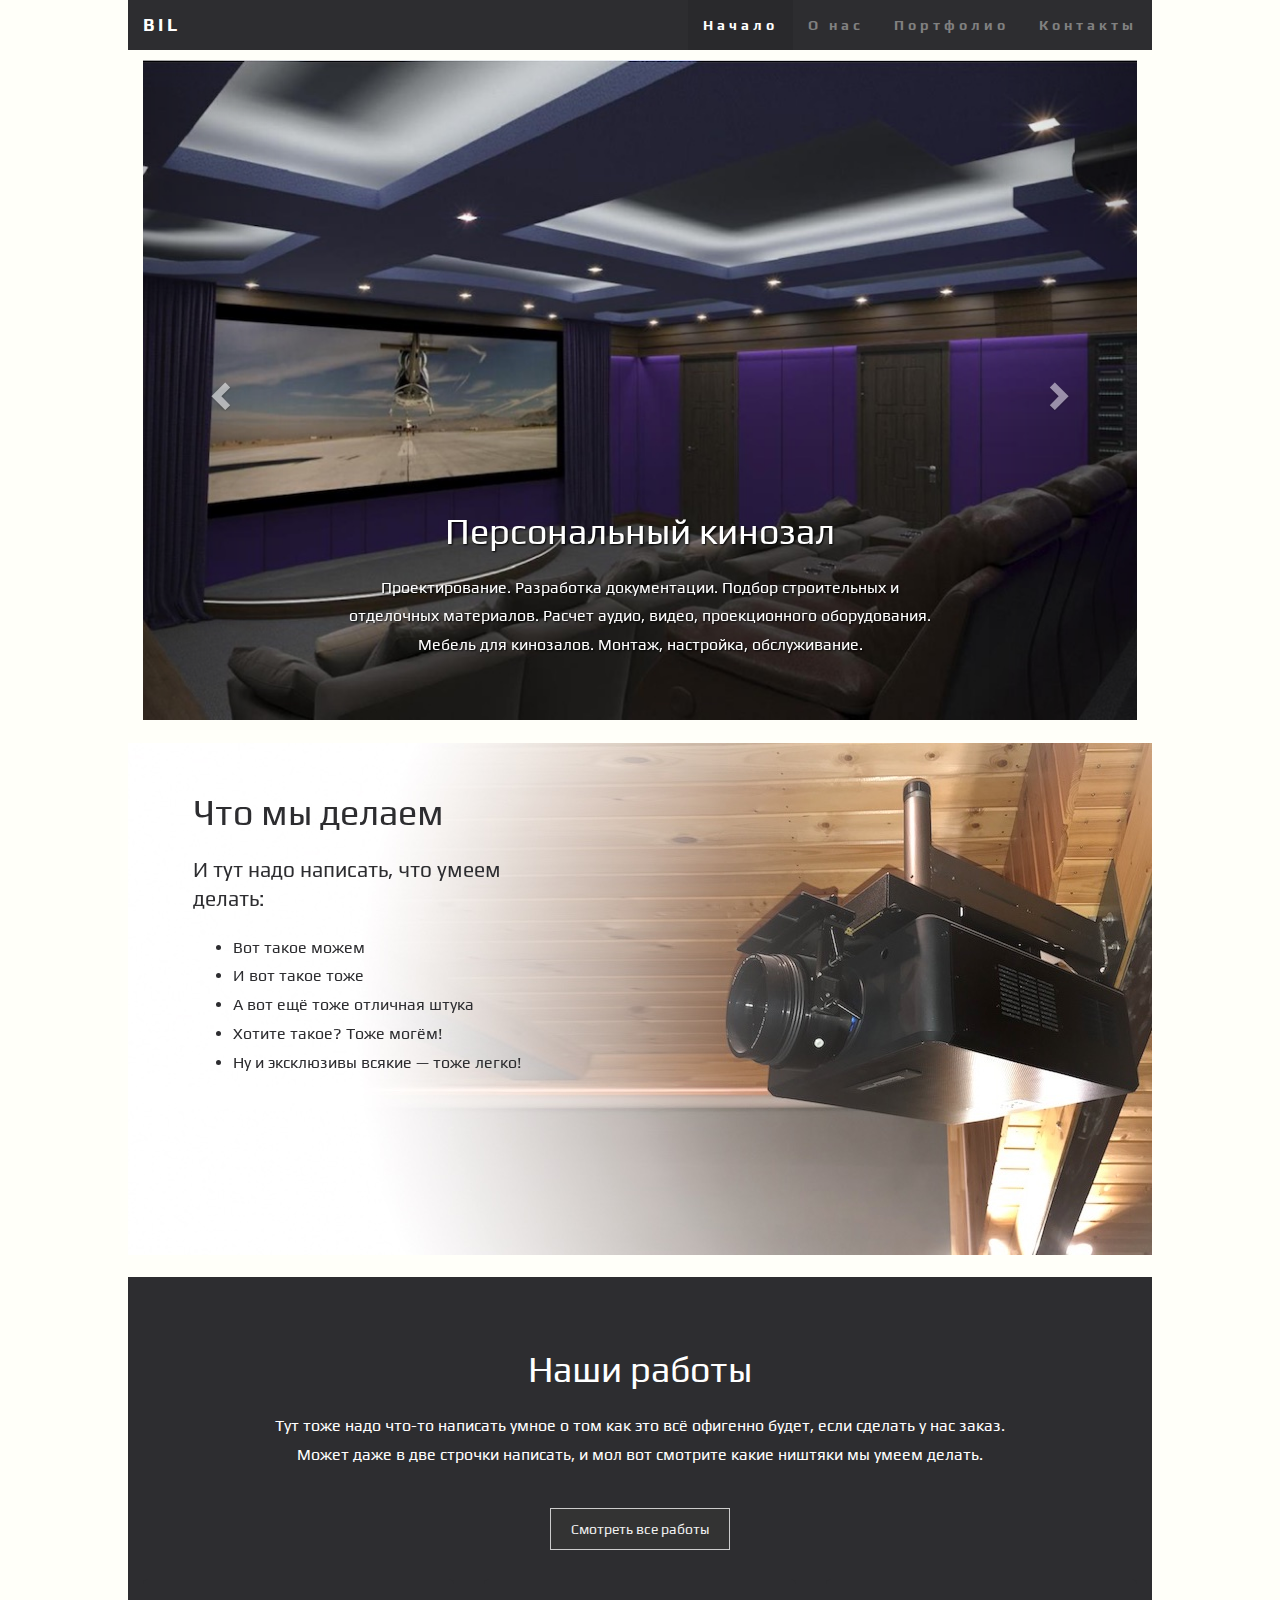
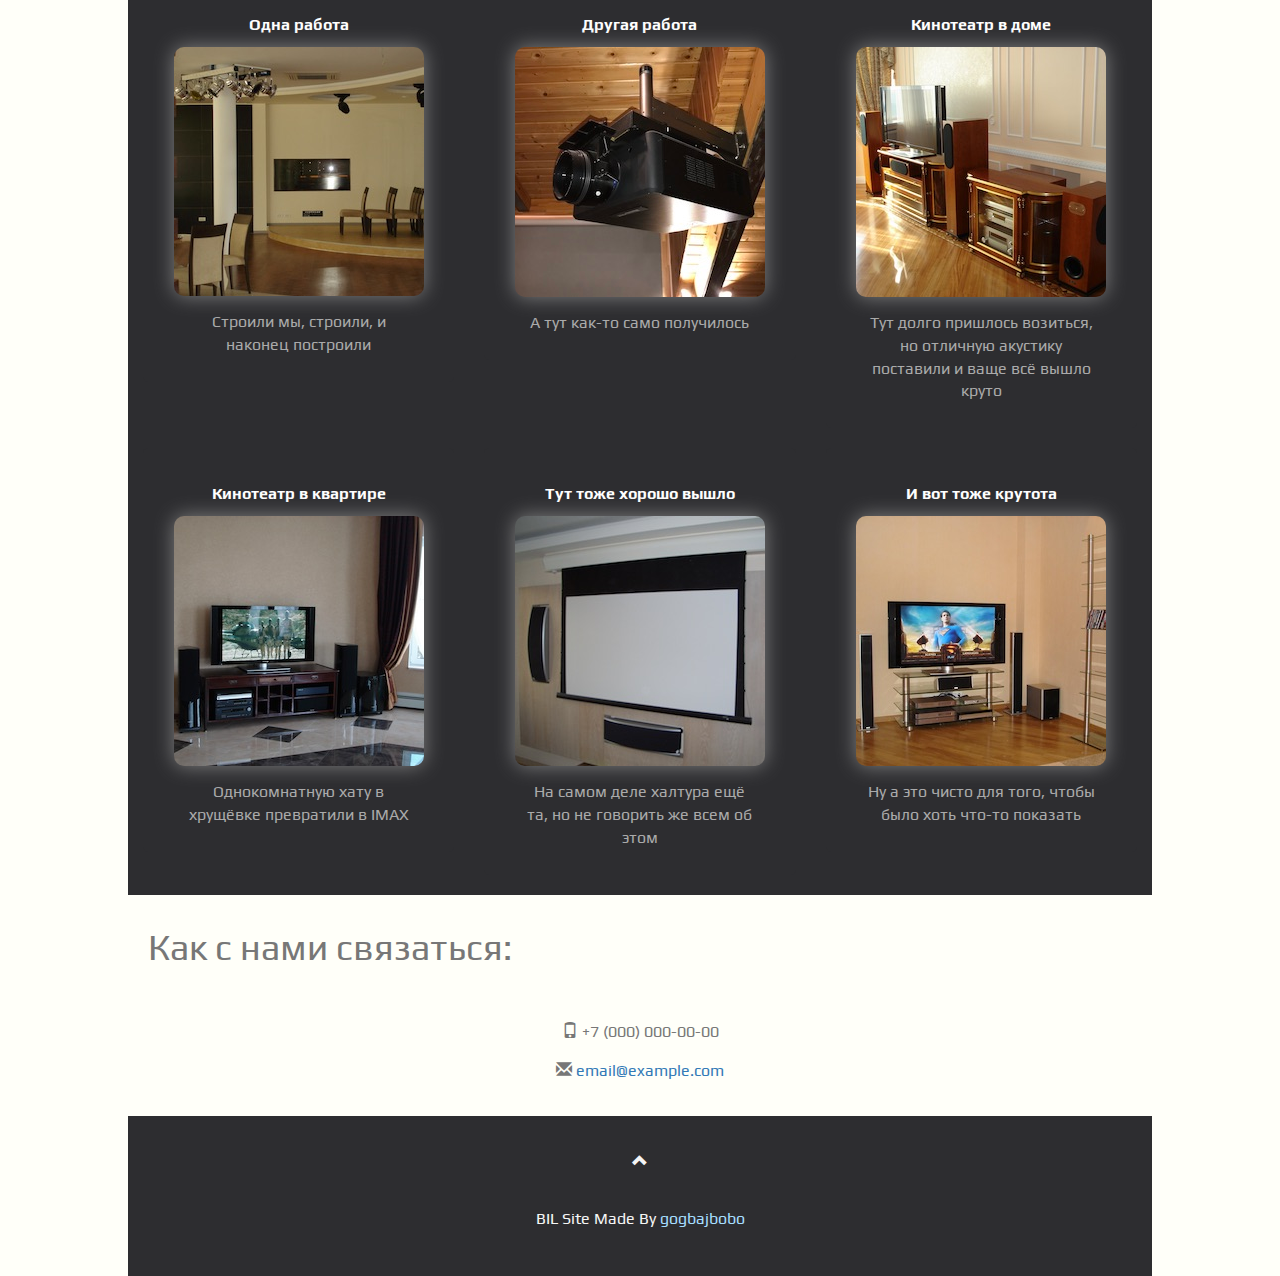
<file: index.html>
<!DOCTYPE html>
<html lang="en">
<head>
    <meta charset="utf-8">
    <meta http-equiv="X-UA-Compatible" content="IE=edge">
    <meta name="viewport" content="width=device-width, initial-scale=1">
    <title>BIL Site</title>

    <link href="https://fonts.googleapis.com/css?family=Play:regular,bold" rel="stylesheet">

    <link rel="stylesheet" href="https://maxcdn.bootstrapcdn.com/bootstrap/3.3.7/css/bootstrap.min.css">

    <script src="https://ajax.googleapis.com/ajax/libs/jquery/1.12.4/jquery.min.js"></script>
    <script src="https://maxcdn.bootstrapcdn.com/bootstrap/3.3.7/js/bootstrap.min.js"></script>

    <!-- HTML5 shim and Respond.js for IE8 support of HTML5 elements and media queries -->
    <!-- WARNING: Respond.js doesn't work if you view the page via file:// -->
    <!--[if lt IE 9]>
    <script src="https://oss.maxcdn.com/html5shiv/3.7.3/html5shiv.min.js"></script>
    <script src="https://oss.maxcdn.com/respond/1.4.2/respond.min.js"></script>
    <![endif]-->

    <script src="bil.js"></script>

    <link rel="stylesheet" href="bil.css">

</head>

<body id="bil-page" data-spy="scroll" data-target=".navbar" data-offset="50">

<nav class="navbar navbar-default navbar-fixed-top">

    <div class="container-fluid">

        <div class="navbar-header">
            <button type="button" class="navbar-toggle" data-toggle="collapse" data-target="#bil-menu">
                <span class="icon-bar"></span>
                <span class="icon-bar"></span>
                <span class="icon-bar"></span>
            </button>
            <a class="navbar-brand" href="#bil-page">BIL</a>
            <p class="navbar-brand visible-xs" id="infotext-navbar"></p>
        </div>
        <div class="collapse navbar-collapse" id="bil-menu">
            <ul class="nav navbar-nav navbar-right">
                <li class="active"><a href="#bil-start">Начало</a></li>
                <li><a href="#bil-about">О нас</a></li>
                <li><a href="#bil-portfolio">Портфолио</a></li>
                <li><a href="#bil-contacts">Контакты</a></li>
            </ul>
        </div>

    </div>

</nav>

<div class="container content-container" id="bil-start">

    <div id="bilCarousel" class="carousel slide" data-ride="carousel">

        <!--<ol class="carousel-indicators">-->
            <!--<li data-target="#bilCarousel" data-slide-to="0" class="active"></li>-->
            <!--<li data-target="#bilCarousel" data-slide-to="1" class=""></li>-->
            <!--<li data-target="#bilCarousel" data-slide-to="2" class=""></li>-->
            <!--<li data-target="#bilCarousel" data-slide-to="3" class=""></li>-->
            <!--<li data-target="#bilCarousel" data-slide-to="4" class=""></li>-->
            <!--<li data-target="#bilCarousel" data-slide-to="5" class=""></li>-->
        <!--</ol>-->

        <div class="carousel-inner" role="listbox">

            <div class="item active">
                <img src="img/main/kino1.jpg">
                <div class="carousel-caption">
                    <p class="content-header">Персональный кинозал</p>
                    <p class="content-description">Проектирование. Разработка документации. Подбор строительных и отделочных материалов. Расчет аудио, видео, проекционного оборудования. Мебель для кинозалов. Монтаж, настройка, обслуживание.</p>
                </div>
            </div>

            <div class="item">
                <img src="img/main/1.jpg">
                <div class="carousel-caption">
                    <p class="content-header">MediaRoom / кинотеатр в&nbsp;гостиной</p>
                    <p class="content-description">Расчет, поставка и монтаж AV-аппаратуры для построения домашнего кинотеатра в гостиной/квартире</p>
                </div>
            </div>

            <div class="item">
                <img src="img/main/2.jpg">
                <div class="carousel-caption">
                    <p class="content-header">Стереосистемы</p>
                    <p class="content-description">Ценителям классического стерео, лампового звучания и винтажной аппаратуры мы предлагаем большой выбор акустических систем, усилителей, источников и стоек для AV-компонентов</p>
                </div>
            </div>

            <div class="item">
                <img src="img/main/7.jpg">
                <div class="carousel-caption">
                    <p class="content-header">Система MultiRoom для дома и&nbsp;улицы</p>
                    <p class="content-description">Широчайший выбор аппаратуры для озвучивания помещений, саун, бассейнов, приусадебной территории</p>
                </div>
            </div>

            <div class="item">
                <img src="img/main/8.jpg">
                <div class="carousel-caption">
                    <p class="content-header">Автоматизированные системы солнцезащиты</p>
                    <p class="content-description">Управление естественным освещением, моторизованные шторы, жалюзи, карнизы для дома и офиса</p>
                </div>
            </div>

        </div>

        <a class="left carousel-control" href="#bilCarousel" role="button" data-slide="prev">
            <span class="glyphicon glyphicon-chevron-left" aria-hidden="true"></span>
            <span class="sr-only">Previous</span>
        </a>

        <a class="right carousel-control" href="#bilCarousel" role="button" data-slide="next">
            <span class="glyphicon glyphicon-chevron-right" aria-hidden="true"></span>
            <span class="sr-only">Next</span>
        </a>

    </div>

</div>

<div class="container content-container content-about" id="bil-about">

    <div class="stretchy-wrapper">

        <div class="row">
            <div class="col-sm-5">
                <p class="content-header">Что мы делаем</p>
                <p class="lead">И тут надо написать, что умеем делать:</p>
                <ul>
                    <li>Вот такое можем</li>
                    <li>И вот такое тоже</li>
                    <li>А вот ещё тоже отличная штука</li>
                    <li>Хотите такое? Тоже могём!</li>
                    <li>Ну и эксклюзивы всякие — тоже легко!</li>
                </ul>
            </div>
        </div>

    </div>

</div>

<div class="container content-container" id="bil-portfolio">

    <p class="content-header text-center">Наши работы</p>
    <p class="text-center">Тут тоже надо что-то написать умное о том как это всё офигенно будет, если сделать у нас заказ.<br>Может даже в две строчки написать, и мол вот смотрите какие ништяки мы умеем делать.<br><br></p>
    <div class="row text-center">
        <a class="btn btn-default" href="portfolio.html" role="button">Смотреть все работы</a>
    </div>

    <br>

    <div class="row text-center">

        <div class="is-flex">

            <div class="col-md-4 col-sm-6">
                <div class="thumbnail">
                    <a href="portfolio/1.html">
                        <p><strong>Одна работа</strong></p>
                        <img src="img/4.jpg">
                        <p>Строили мы, строили, и наконец построили</p>
                    </a>
                </div>
            </div>

            <div class="col-md-4 col-sm-6">
                <div class="thumbnail">
                    <a href="portfolio/1.html">
                        <p><strong>Другая работа</strong></p>
                        <img src="img/5.jpg">
                        <p>А тут как-то само получилось</p>
                    </a>
                </div>
            </div>

            <div class="col-md-4 col-sm-6">
                <div class="thumbnail">
                    <a href="portfolio/1.html">
                        <p><strong>Кинотеатр в доме</strong></p>
                        <img src="img/6.jpg">
                        <p>Тут долго пришлось возиться, но отличную акустику поставили и ваще всё вышло круто</p>
                    </a>
                </div>
            </div>

            <div class="col-md-4 col-sm-6">
                <div class="thumbnail">
                    <a href="portfolio/1.html">
                        <p><strong>Кинотеатр в квартире</strong></p>
                        <img src="img/7.jpg">
                        <p>Однокомнатную хату в хрущёвке превратили в IMAX</p>
                    </a>
                </div>
            </div>

            <div class="col-md-4 col-sm-6">
                <div class="thumbnail">
                    <a href="portfolio/1.html">
                        <p><strong>Тут тоже хорошо вышло</strong></p>
                        <img src="img/8.jpg">
                        <p>На самом деле халтура ещё та, но не говорить же всем об этом</p>
                    </a>
                </div>
            </div>

            <div class="col-md-4 col-sm-6">
                <div class="thumbnail">
                    <a href="portfolio/1.html">
                        <p><strong>И вот тоже крутота</strong></p>
                        <img src="img/9.jpg">
                        <p>Ну а это чисто для того, чтобы было хоть что-то показать</p>
                    </a>
                </div>
            </div>

        </div>

    </div>

</div>

<div id="bil-contacts">
</div>

<div id="bil-footer">
</div>

</body>
</html>
</file>
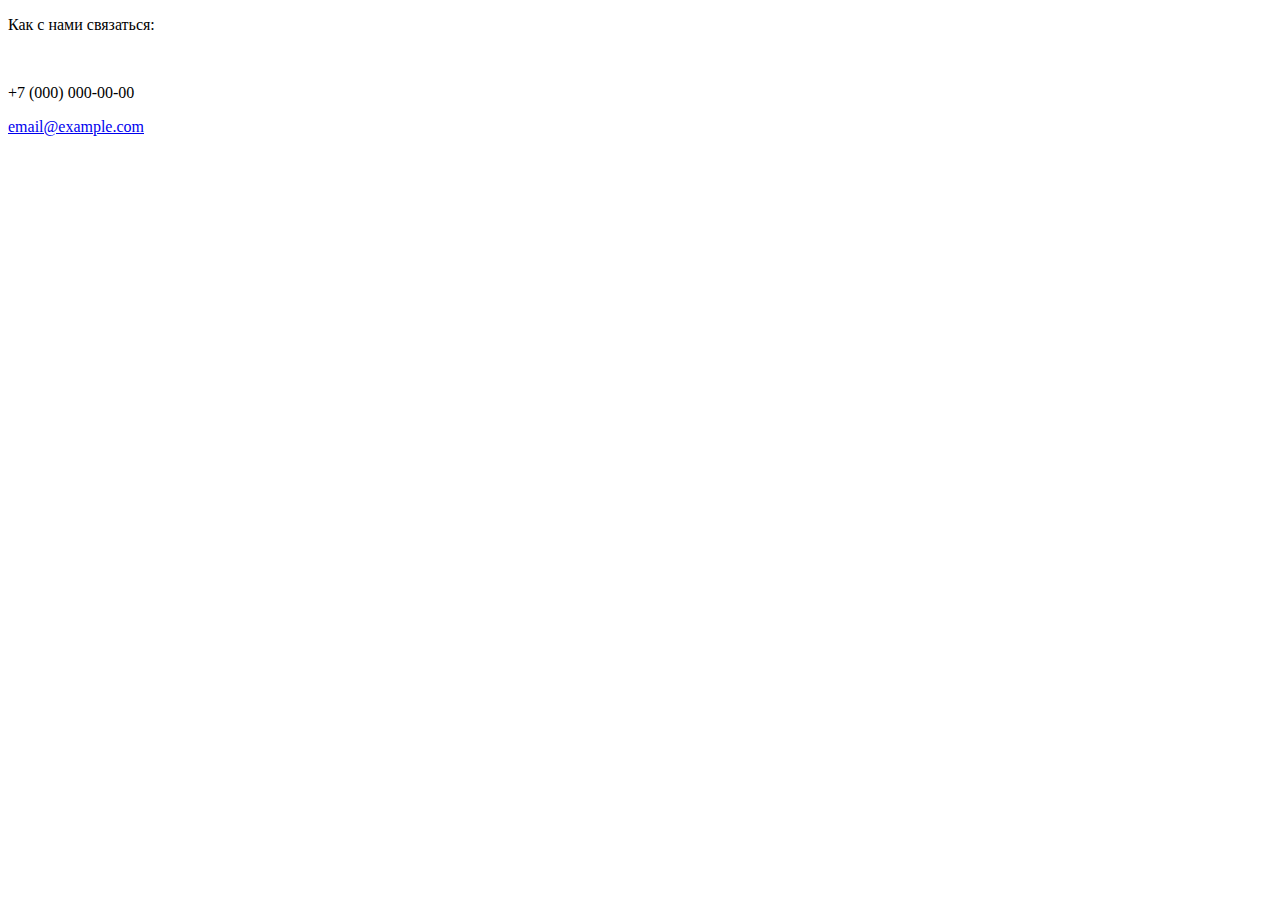
<file: contacts.html>
<!DOCTYPE html>
<html lang="en">
<head>
    <meta charset="UTF-8">
    <title>Contacts</title>
</head>
<body>

<div class="container content-container" id="bil-contacts">

    <p class="content-header">Как с нами связаться:</p>
    <br>

    <div class="row text-center">
        <div class="col-xs-12">
            <p><span class="glyphicon glyphicon-phone"></span> +7&nbsp;(000)&nbsp;000-00-00</p>
            <p><span class="glyphicon glyphicon-envelope"></span> <a href="mailto:email@example.com">email@example.com</a></p>
        </div>
    </div>

</div>

</body>
</html>
</file>
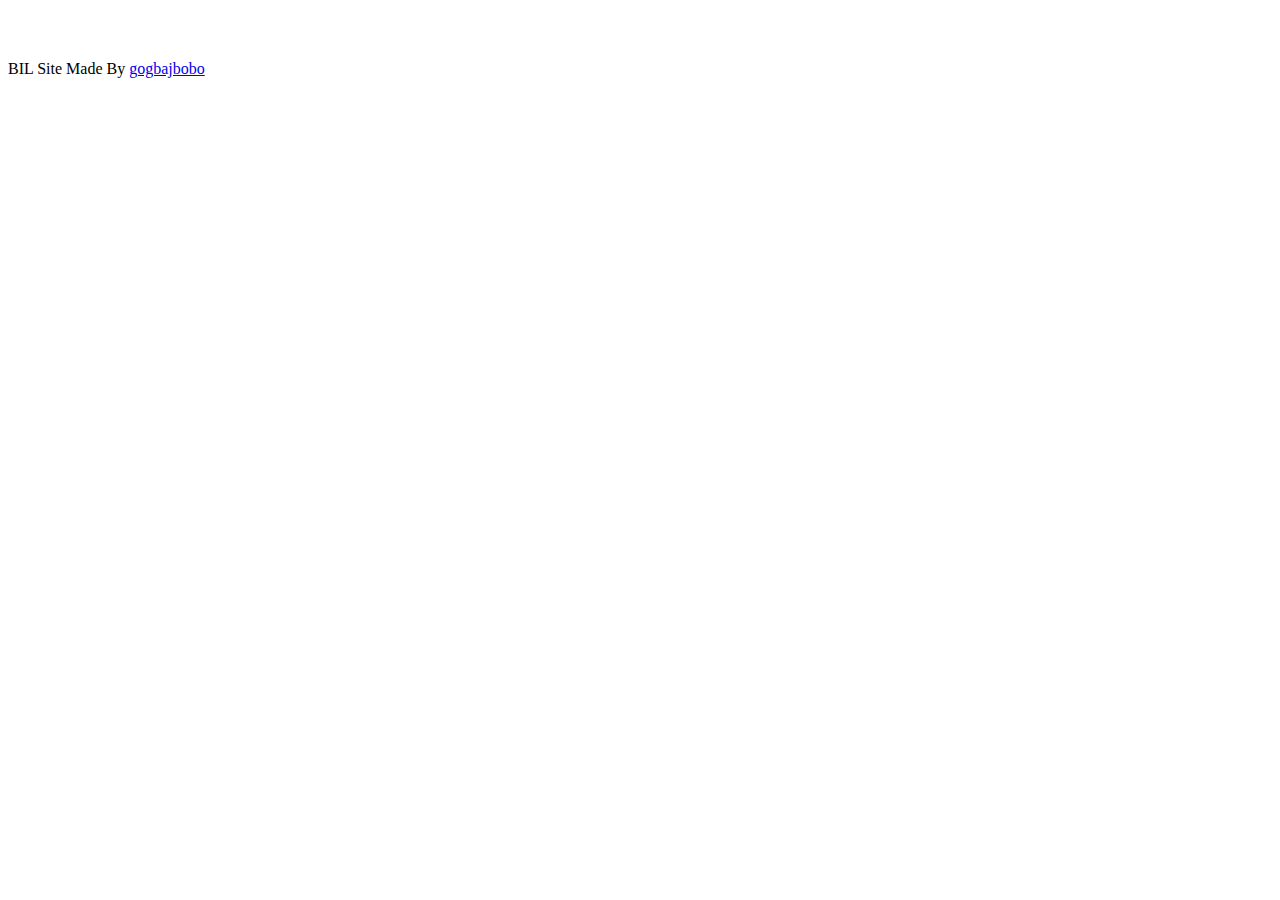
<file: footer.html>
<!DOCTYPE html>
<html lang="en">
<head>
    <meta charset="UTF-8">
    <title>Footer</title>
</head>
<body>

<footer id="bil-footer" class="text-center">
    <a class="up-arrow" href="#bil-page" data-toggle="tooltip" title="НАВЕРХ">
        <span class="glyphicon glyphicon-chevron-up"></span>
    </a>
    <br>
    <br>
    <p>BIL Site Made By <a id="gogbajbobo" href="http://gogbajbobo.com" target="_blank" data-toggle="tooltip" title="gogbajbobo">gogbajbobo</a></p>
</footer>

</body>
</html>
</file>
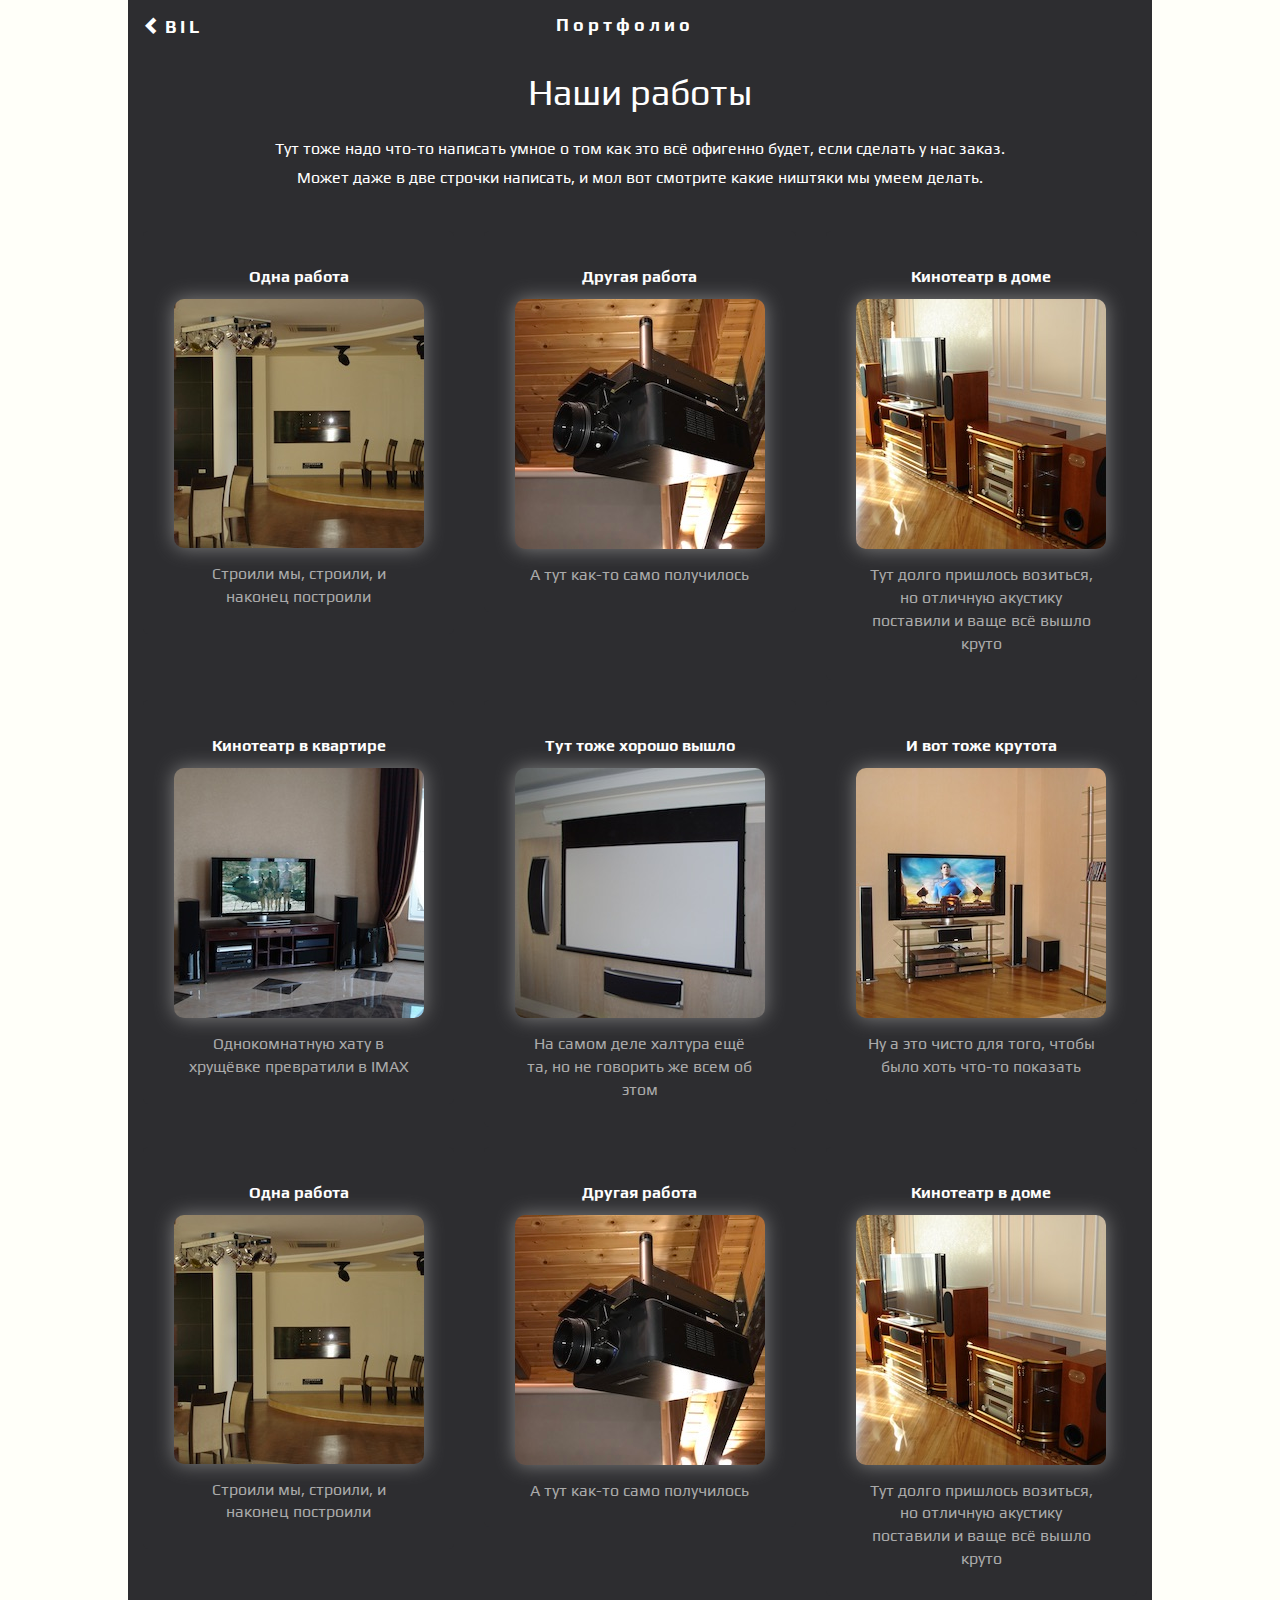
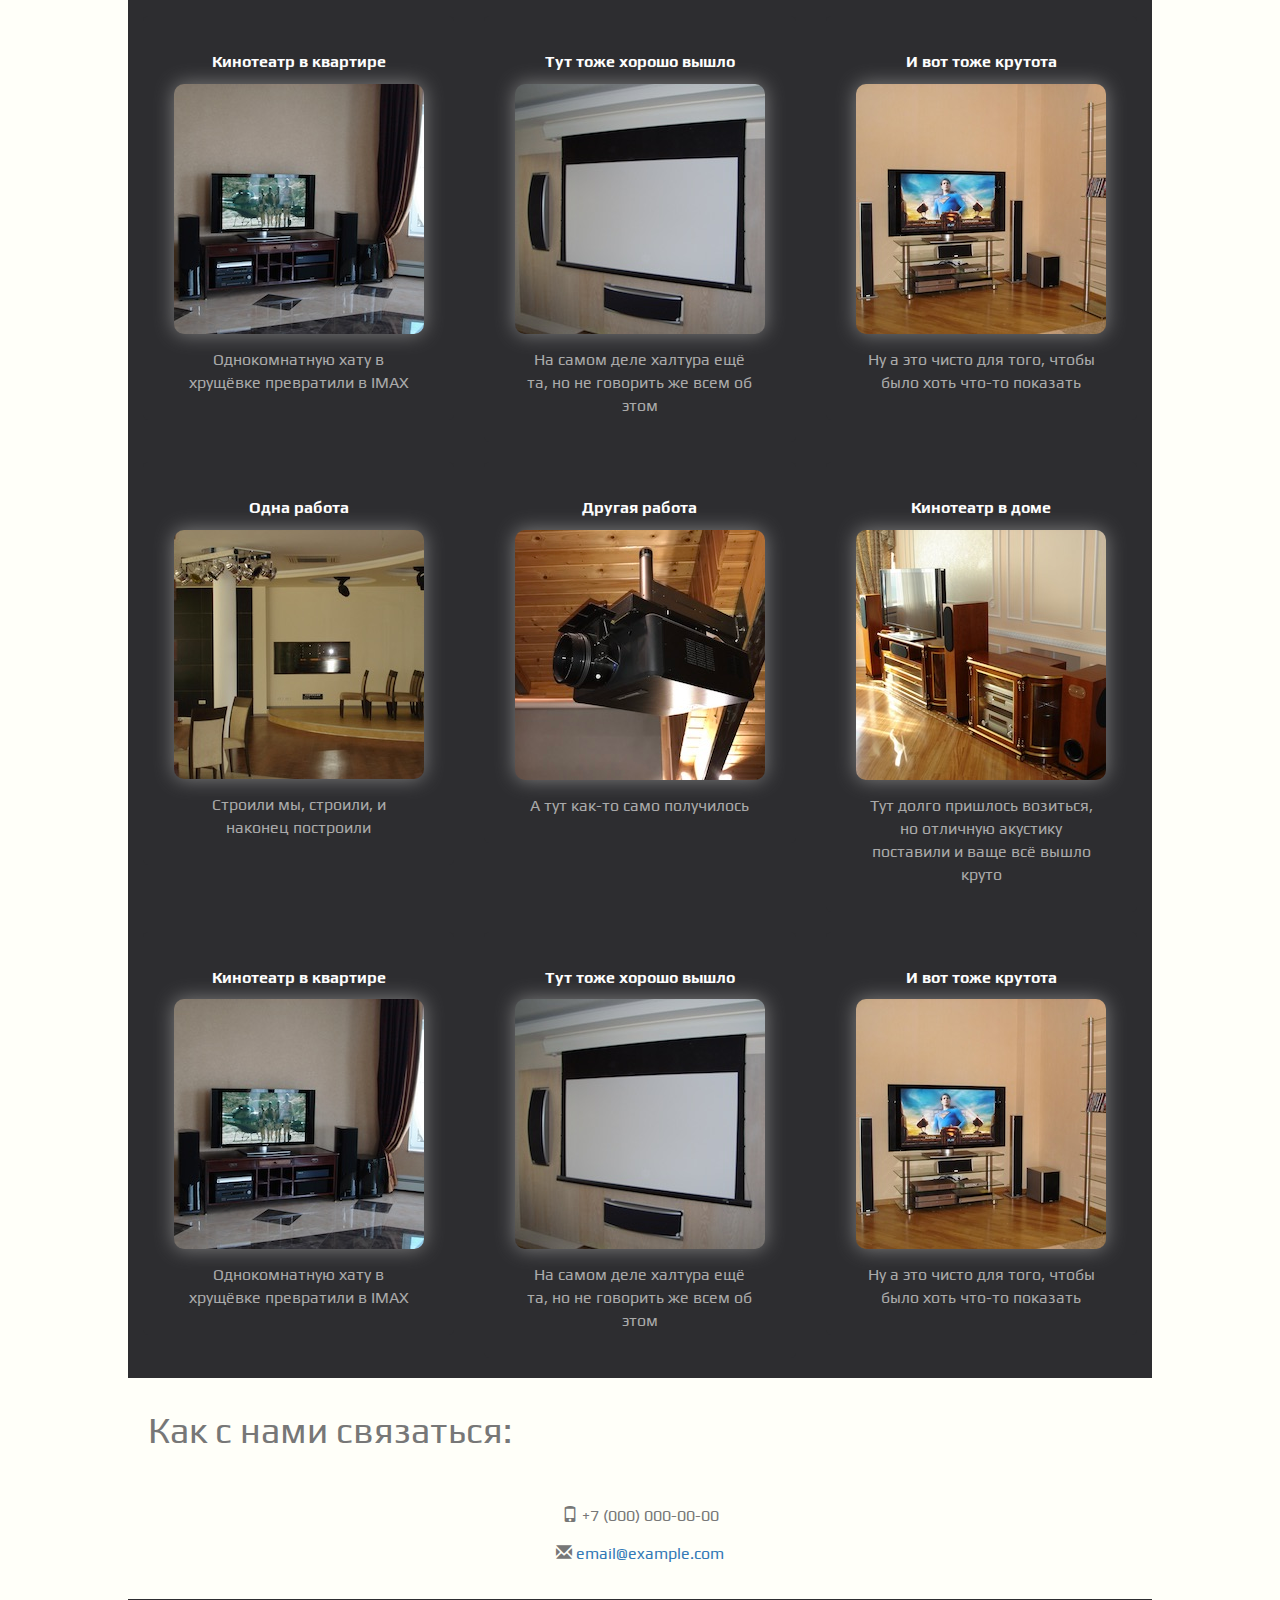
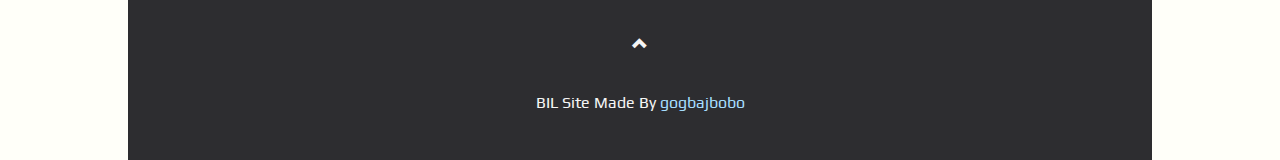
<file: portfolio.html>
<!DOCTYPE html>
<html lang="en">
<head>
    <meta charset="utf-8">
    <meta http-equiv="X-UA-Compatible" content="IE=edge">
    <meta name="viewport" content="width=device-width, initial-scale=1">
    <title>BIL Site</title>

    <link href="https://fonts.googleapis.com/css?family=Play:regular,bold" rel="stylesheet">

    <link rel="stylesheet" href="https://maxcdn.bootstrapcdn.com/bootstrap/3.3.7/css/bootstrap.min.css">

    <script src="https://ajax.googleapis.com/ajax/libs/jquery/1.12.4/jquery.min.js"></script>
    <script src="https://maxcdn.bootstrapcdn.com/bootstrap/3.3.7/js/bootstrap.min.js"></script>

    <!-- HTML5 shim and Respond.js for IE8 support of HTML5 elements and media queries -->
    <!-- WARNING: Respond.js doesn't work if you view the page via file:// -->
    <!--[if lt IE 9]>
    <script src="https://oss.maxcdn.com/html5shiv/3.7.3/html5shiv.min.js"></script>
    <script src="https://oss.maxcdn.com/respond/1.4.2/respond.min.js"></script>
    <![endif]-->

    <script src="bil.js"></script>

    <link rel="stylesheet" href="bil.css">

</head>

<body id="bil-page">

<nav class="navbar navbar-default navbar-fixed-top">

    <div class="container-fluid">

        <div class="navbar-header">
            <a class="navbar-brand" href="index.html"><span class="glyphicon glyphicon-chevron-left"></span>BIL</a>
            <p class="navbar-brand" id="infotext-navbar">Портфолио</p>
        </div>

    </div>

</nav>

<div class="container content-container" id="bil-portfolio">

    <p class="content-header text-center">Наши работы</p>
    <p class="text-center">Тут тоже надо что-то написать умное о том как это всё офигенно будет, если сделать у нас заказ.<br>Может даже в две строчки написать, и мол вот смотрите какие ништяки мы умеем делать.<br><br></p>

    <div class="row text-center">

        <div class="is-flex">

            <div class="col-md-4 col-sm-6">
                <div class="thumbnail">
                    <a href="portfolio/1.html">
                        <p><strong>Одна работа</strong></p>
                        <img src="img/4.jpg">
                        <p>Строили мы, строили, и наконец построили</p>
                    </a>
                </div>
            </div>

            <div class="col-md-4 col-sm-6">
                <div class="thumbnail">
                    <a href="portfolio/1.html">
                        <p><strong>Другая работа</strong></p>
                        <img src="img/5.jpg">
                        <p>А тут как-то само получилось</p>
                    </a>
                </div>
            </div>

            <div class="col-md-4 col-sm-6">
                <div class="thumbnail">
                    <a href="portfolio/1.html">
                        <p><strong>Кинотеатр в доме</strong></p>
                        <img src="img/6.jpg">
                        <p>Тут долго пришлось возиться, но отличную акустику поставили и ваще всё вышло круто</p>
                    </a>
                </div>
            </div>

            <div class="col-md-4 col-sm-6">
                <div class="thumbnail">
                    <a href="portfolio/1.html">
                        <p><strong>Кинотеатр в квартире</strong></p>
                        <img src="img/7.jpg">
                        <p>Однокомнатную хату в хрущёвке превратили в IMAX</p>
                    </a>
                </div>
            </div>

            <div class="col-md-4 col-sm-6">
                <div class="thumbnail">
                    <a href="portfolio/1.html">
                        <p><strong>Тут тоже хорошо вышло</strong></p>
                        <img src="img/8.jpg">
                        <p>На самом деле халтура ещё та, но не говорить же всем об этом</p>
                    </a>
                </div>
            </div>

            <div class="col-md-4 col-sm-6">
                <div class="thumbnail">
                    <a href="portfolio/1.html">
                        <p><strong>И вот тоже крутота</strong></p>
                        <img src="img/9.jpg">
                        <p>Ну а это чисто для того, чтобы было хоть что-то показать</p>
                    </a>
                </div>
            </div>


            <div class="col-md-4 col-sm-6">
                <div class="thumbnail">
                    <a href="portfolio/1.html">
                        <p><strong>Одна работа</strong></p>
                        <img src="img/4.jpg">
                        <p>Строили мы, строили, и наконец построили</p>
                    </a>
                </div>
            </div>

            <div class="col-md-4 col-sm-6">
                <div class="thumbnail">
                    <a href="portfolio/1.html">
                        <p><strong>Другая работа</strong></p>
                        <img src="img/5.jpg">
                        <p>А тут как-то само получилось</p>
                    </a>
                </div>
            </div>

            <div class="col-md-4 col-sm-6">
                <div class="thumbnail">
                    <a href="portfolio/1.html">
                        <p><strong>Кинотеатр в доме</strong></p>
                        <img src="img/6.jpg">
                        <p>Тут долго пришлось возиться, но отличную акустику поставили и ваще всё вышло круто</p>
                    </a>
                </div>
            </div>

            <div class="col-md-4 col-sm-6">
                <div class="thumbnail">
                    <a href="portfolio/1.html">
                        <p><strong>Кинотеатр в квартире</strong></p>
                        <img src="img/7.jpg">
                        <p>Однокомнатную хату в хрущёвке превратили в IMAX</p>
                    </a>
                </div>
            </div>

            <div class="col-md-4 col-sm-6">
                <div class="thumbnail">
                    <a href="portfolio/1.html">
                        <p><strong>Тут тоже хорошо вышло</strong></p>
                        <img src="img/8.jpg">
                        <p>На самом деле халтура ещё та, но не говорить же всем об этом</p>
                    </a>
                </div>
            </div>

            <div class="col-md-4 col-sm-6">
                <div class="thumbnail">
                    <a href="portfolio/1.html">
                        <p><strong>И вот тоже крутота</strong></p>
                        <img src="img/9.jpg">
                        <p>Ну а это чисто для того, чтобы было хоть что-то показать</p>
                    </a>
                </div>
            </div>


            <div class="col-md-4 col-sm-6">
                <div class="thumbnail">
                    <a href="portfolio/1.html">
                        <p><strong>Одна работа</strong></p>
                        <img src="img/4.jpg">
                        <p>Строили мы, строили, и наконец построили</p>
                    </a>
                </div>
            </div>

            <div class="col-md-4 col-sm-6">
                <div class="thumbnail">
                    <a href="portfolio/1.html">
                        <p><strong>Другая работа</strong></p>
                        <img src="img/5.jpg">
                        <p>А тут как-то само получилось</p>
                    </a>
                </div>
            </div>

            <div class="col-md-4 col-sm-6">
                <div class="thumbnail">
                    <a href="portfolio/1.html">
                        <p><strong>Кинотеатр в доме</strong></p>
                        <img src="img/6.jpg">
                        <p>Тут долго пришлось возиться, но отличную акустику поставили и ваще всё вышло круто</p>
                    </a>
                </div>
            </div>

            <div class="col-md-4 col-sm-6">
                <div class="thumbnail">
                    <a href="portfolio/1.html">
                        <p><strong>Кинотеатр в квартире</strong></p>
                        <img src="img/7.jpg">
                        <p>Однокомнатную хату в хрущёвке превратили в IMAX</p>
                    </a>
                </div>
            </div>

            <div class="col-md-4 col-sm-6">
                <div class="thumbnail">
                    <a href="portfolio/1.html">
                        <p><strong>Тут тоже хорошо вышло</strong></p>
                        <img src="img/8.jpg">
                        <p>На самом деле халтура ещё та, но не говорить же всем об этом</p>
                    </a>
                </div>
            </div>

            <div class="col-md-4 col-sm-6">
                <div class="thumbnail">
                    <a href="portfolio/1.html">
                        <p><strong>И вот тоже крутота</strong></p>
                        <img src="img/9.jpg">
                        <p>Ну а это чисто для того, чтобы было хоть что-то показать</p>
                    </a>
                </div>
            </div>

        </div>

    </div>

</div>

<div id="bil-contacts">
</div>

<div id="bil-footer">
</div>

</body>
</html>
</file>
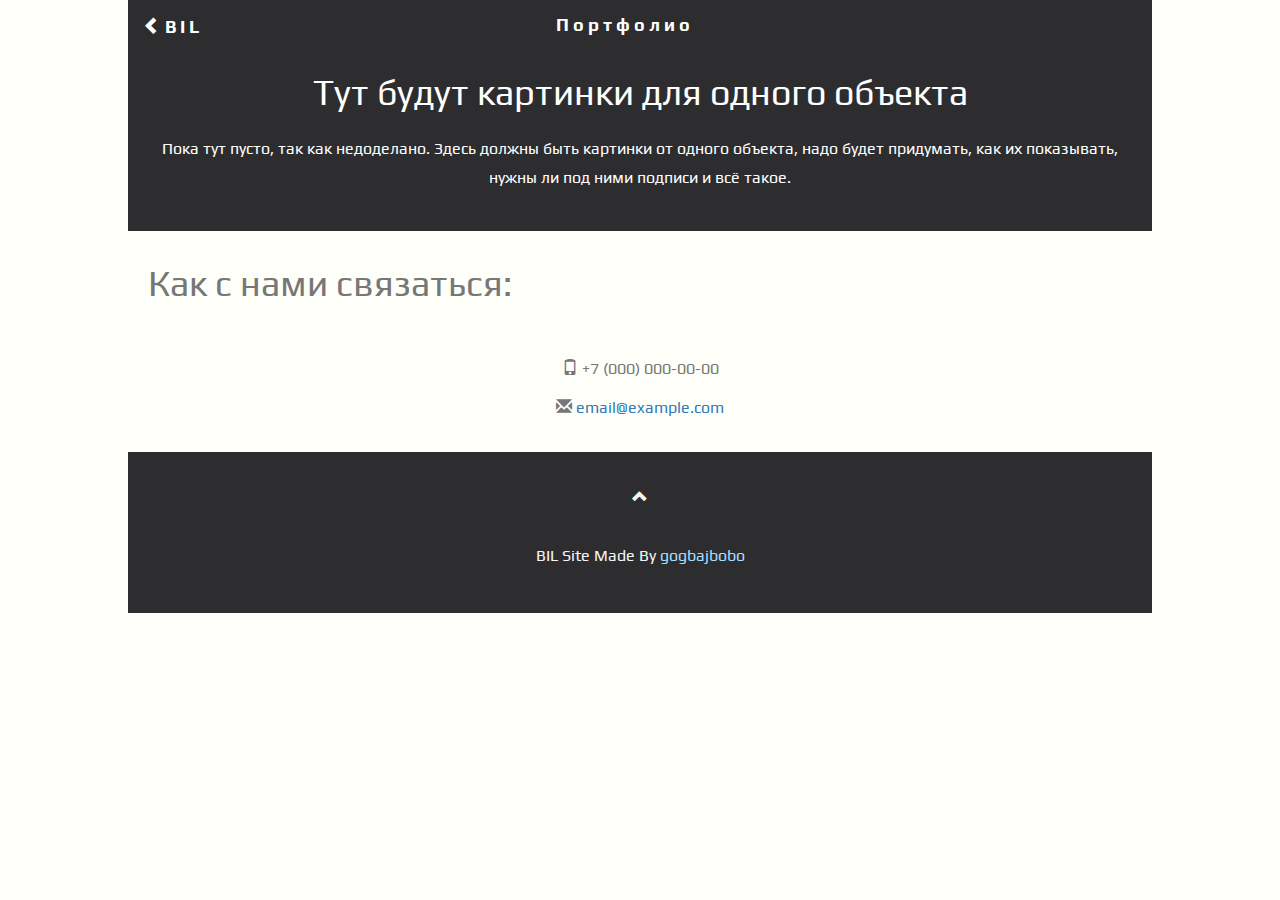
<file: portfolio/1.html>
<!DOCTYPE html>
<html lang="en">
<head>
    <meta charset="utf-8">
    <meta http-equiv="X-UA-Compatible" content="IE=edge">
    <meta name="viewport" content="width=device-width, initial-scale=1">
    <title>BIL Site</title>

    <link href="https://fonts.googleapis.com/css?family=Play:regular,bold" rel="stylesheet">

    <link rel="stylesheet" href="https://maxcdn.bootstrapcdn.com/bootstrap/3.3.7/css/bootstrap.min.css">

    <script src="https://ajax.googleapis.com/ajax/libs/jquery/1.12.4/jquery.min.js"></script>
    <script src="https://maxcdn.bootstrapcdn.com/bootstrap/3.3.7/js/bootstrap.min.js"></script>

    <!-- HTML5 shim and Respond.js for IE8 support of HTML5 elements and media queries -->
    <!-- WARNING: Respond.js doesn't work if you view the page via file:// -->
    <!--[if lt IE 9]>
    <script src="https://oss.maxcdn.com/html5shiv/3.7.3/html5shiv.min.js"></script>
    <script src="https://oss.maxcdn.com/respond/1.4.2/respond.min.js"></script>
    <![endif]-->

    <script src="../bil.js"></script>

    <link rel="stylesheet" href="../bil.css">

</head>

<body id="bil-page">

<nav class="navbar navbar-default navbar-fixed-top">

    <div class="container-fluid">

        <div class="navbar-header">
            <a class="navbar-brand" href="../index.html"><span class="glyphicon glyphicon-chevron-left"></span>BIL</a>
            <a class="navbar-brand" id="infotext-navbar" href="../portfolio.html">Портфолио</a>
        </div>

    </div>

</nav>

<div class="container content-container" id="bil-portfolio">

    <p class="content-header text-center">Тут будут картинки для одного объекта</p>
    <p class="text-center">Пока тут пусто, так как недоделано. Здесь должны быть картинки от одного объекта, надо будет придумать, как их показывать, нужны ли под ними подписи и всё такое.<br><br></p>


</div>

<div id="bil-contacts">
</div>

<div id="bil-footer">
</div>

</body>
</html>
</file>
<file: bil.css>
:root {
    --max-width: 1024px;
    --img-filter: grayscale(0%) sepia(0%) saturate(100%) brightness(100%) contrast(100%);
    --img-filter-2: grayscale(0%) sepia(0%) saturate(100%) brightness(100%) contrast(100%);
    --img-opacity: 0.5;
    --img-opacity-2: 1.0;
    --main-color: #2d2d30;
    --light-color: #FFFFF9;
}

body {
    background-color: var(--light-color);
    font: 400 16px/1.8 Play, sans-serif;
    color: #777;
    margin-right: auto;
    margin-left: auto;
    max-width: var(--max-width);
}

.container-fluid {
    margin-right: auto;
    margin-left: auto;
    max-width: var(--max-width);
}

.container {
    margin-right: auto;
    margin-left: auto;
    max-width: var(--max-width);
}

.content-container {
    padding-top: 60px;
    padding-bottom: 0;
}

p.content-header {
    font-size: 36px;
}

.content-about .row {
    padding-left: 50px;
}

.content-about {
    background-image: url("img/about_background.jpg");
    -webkit-filter: var(--img-filter);
    filter: var(--img-filter);
    background-repeat: no-repeat;
    background-position: right;
    background-size: 100% auto;
    color: var(--main-color);
}

.stretchy-wrapper {
    position: relative;
    width: 100%;
    padding-bottom: 50%;
}

.stretchy-wrapper > div {
    position: absolute;
    top: 0; bottom: 0; left: 0; right: 0;
}

.navbar {
    font-family: Play, sans-serif;
    font-size: 14px !important;
    font-weight: bold;
    margin-bottom: 0;
    background-color: var(--main-color);
    border: 0;
    letter-spacing: 4px;
    opacity: 1.0;
    margin-right: auto;
    margin-left: auto;
    max-width: var(--max-width);
}

.navbar li a, .navbar {
    color: gray !important;
}

.navbar-nav li a:hover {
    color: #fff !important;
    background-color: #222 !important;
}

.navbar-nav li.active a {
    color: #fff !important;
    background-color:#29292c !important;
}

.navbar-default .navbar-toggle {
    border-color: transparent;
}

.navbar-brand {
    color: white !important;
}

#infotext-navbar {
    position: absolute;
    left: 50%;
    transform: translatex(-50%);
}

#bil-start {
    background-color: var(--light-color);
}

.carousel-inner p {
    text-shadow: 1px 1px 2px black;
}

.carousel-inner img {
    -webkit-filter: var(--img-filter-2);
    filter: var(--img-filter-2);
    opacity: var(--img-opacity-2);
    width: 100%;
    margin: auto;
}

.carousel-caption h3 {
    color: white !important;
}

img.about-img {
    -webkit-filter: var(--img-filter);
    filter: var(--img-filter);
    opacity: var(--img-opacity);
}

#bil-about {
    background-color: var(--light-color);
}

#bil-portfolio {
    color: white;
    background-color: var(--main-color);
}

.thumbnail {
    padding: 20px 0 15px 0;
    border: none;
    border-radius: 5px;
    background-color: var(--main-color);
}

.thumbnail p {
    margin-top: 15px;
    color: #aaaaaa;
    margin-left: 40px;
    margin-right: 40px;
}

.thumbnail p strong {
    color: white;
}

.thumbnail img {
    border-radius: 10px;
    filter: drop-shadow(0px 0px 10px gray);
}

.row .is-flex {
    display: -webkit-box;
    display: -webkit-flex;
    display: -ms-flexbox;
    display: flex;
    -webkit-flex-wrap: wrap;
    -ms-flex-wrap: wrap;
    flex-wrap: wrap;
}

.row .is-flex > [class*='col-'] {
    display: -webkit-box;
    display: -webkit-flex;
    display: -ms-flexbox;
    display: flex;
    -webkit-box-orient: vertical;
    -webkit-box-direction: normal;
    -webkit-flex-direction: column;
    -ms-flex-direction: column;
    flex-direction: column;
    margin-left: auto;
    margin-right: auto;
}

.btn {
    padding: 10px 20px;
    background-color: #333;
    color: #f1f1f1;
    border-radius: 0;
    transition: .2s;
}

.btn:hover, .btn:focus {
    border: 1px solid #333;
    background-color: #fff;
    color: #000;
}

#bil-contacts {
    background-color: var(--light-color);
    padding: 20px;
    -webkit-border-radius: 0 0 10px 10px;
    -moz-border-radius: 0 0 10px 10px;
    border-radius: 0 0 10px 10px;
}

footer {
    background-color: var(--main-color);
    color: #f5f5f5;
    padding: 32px;
}

footer a {
    color: #f5f5f5;
}

footer a:hover {
    color: #777;
    text-decoration: none;
}

footer #gogbajbobo {
    color: #a6deff;
}


@media (max-width: 350px) {

    body {
        font-size: 14px !important;
    }
    .carousel-caption {
        right: 5%;
        left: 5%;
    }

}

@media (max-width: 560px) {

    .carousel-caption .content-header {
        font-size: 24px;
    }
    .carousel-caption .content-description {
        display: none;
    }
    .content-about {
        background-image: url("img/about_background_xs.jpg");
    }
    .stretchy-wrapper {
        padding-bottom: 150%;
    }

}

@media (max-width: 768px) {
    /*.content-container {*/
        /*padding-top: 40px;*/
    /*}*/
    .content-about .row {
        padding-left: 25px;
    }
}
</file>
